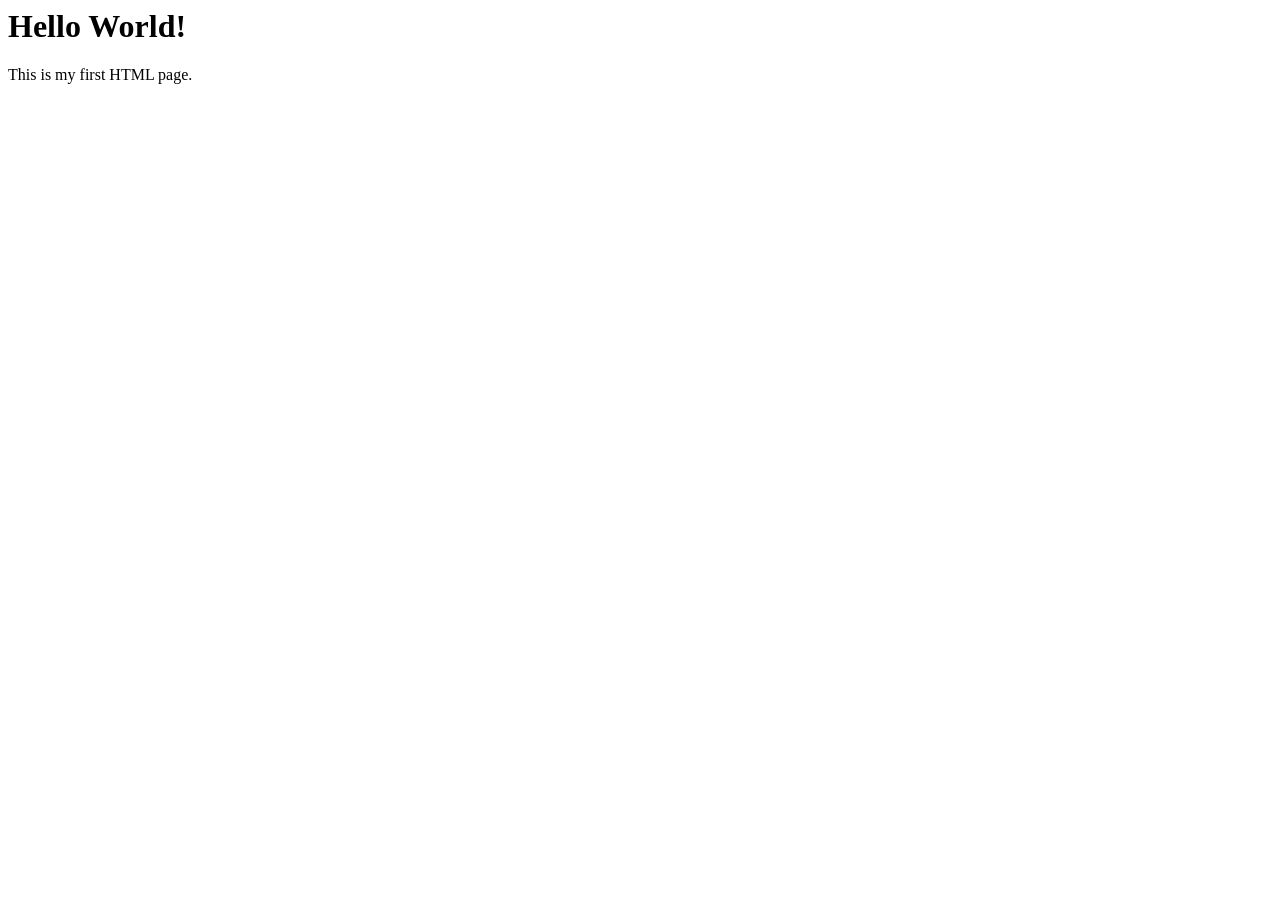
<file: index.html>
<html lang="en">
<head>
    <meta charset="UTF-8">
    <meta name="viewport" content="width=device-width, initial-scale=1.0">
    <title>Document</title>
</head>
<body>
<body>
    <h1>Hello World!</h1>
    <p>This is my first HTML page.</p>
</body>
</body>
</html>
</file>
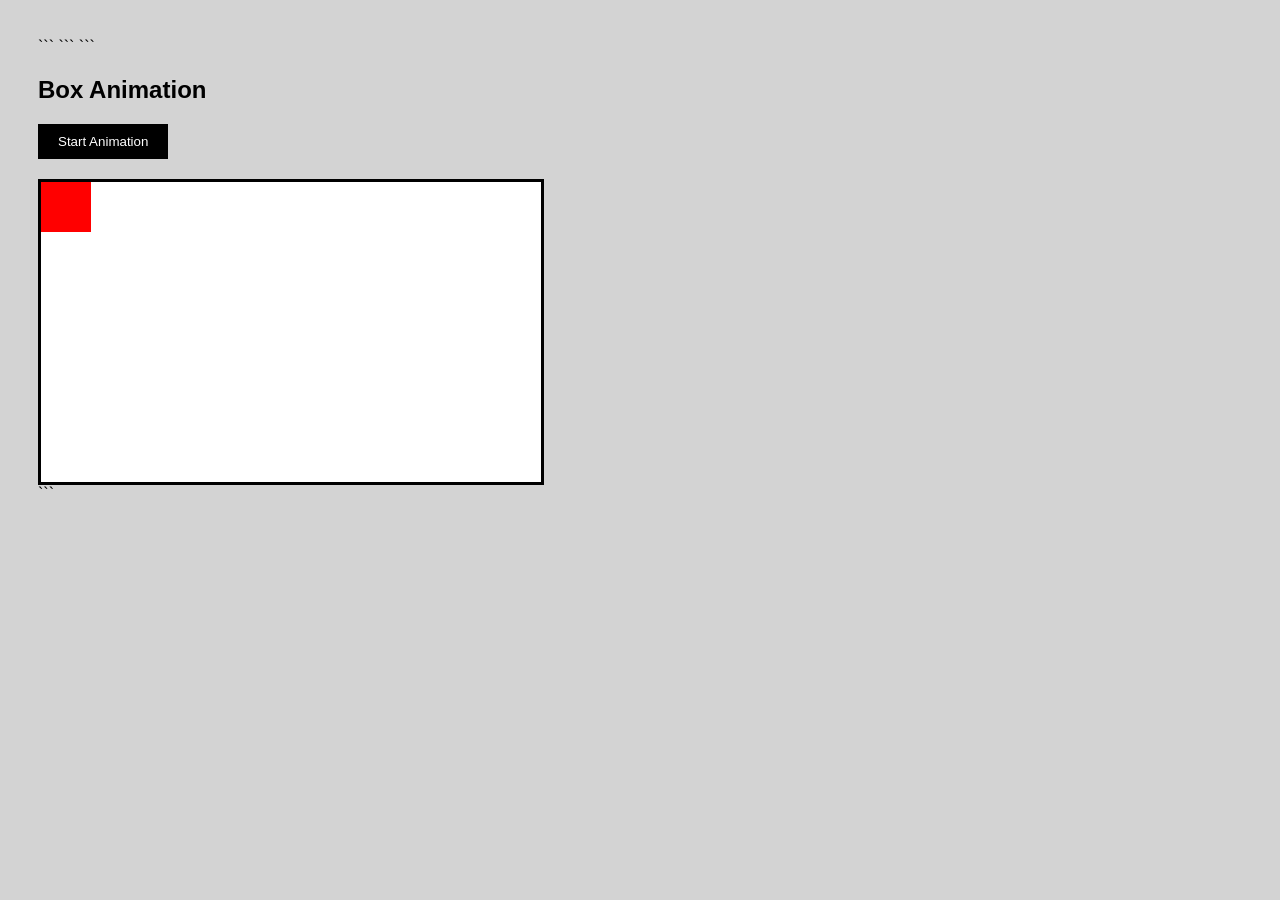
<file: week3/box animation/index.html>
<!DOCTYPE html>

<html>
<head>
    <title>jQuery Box Animation</title>

```
<link rel="stylesheet" href="style.css">

<script src="https://ajax.googleapis.com/ajax/libs/jquery/3.7.1/jquery.min.js"></script>
```

</head>

<body>

```
<h2>Box Animation</h2>

<button id="start">Start Animation</button>

<div class="container">
    <div id="box"></div>
</div>

<script src="script.js"></script>
```

</body>
</html>
</file>
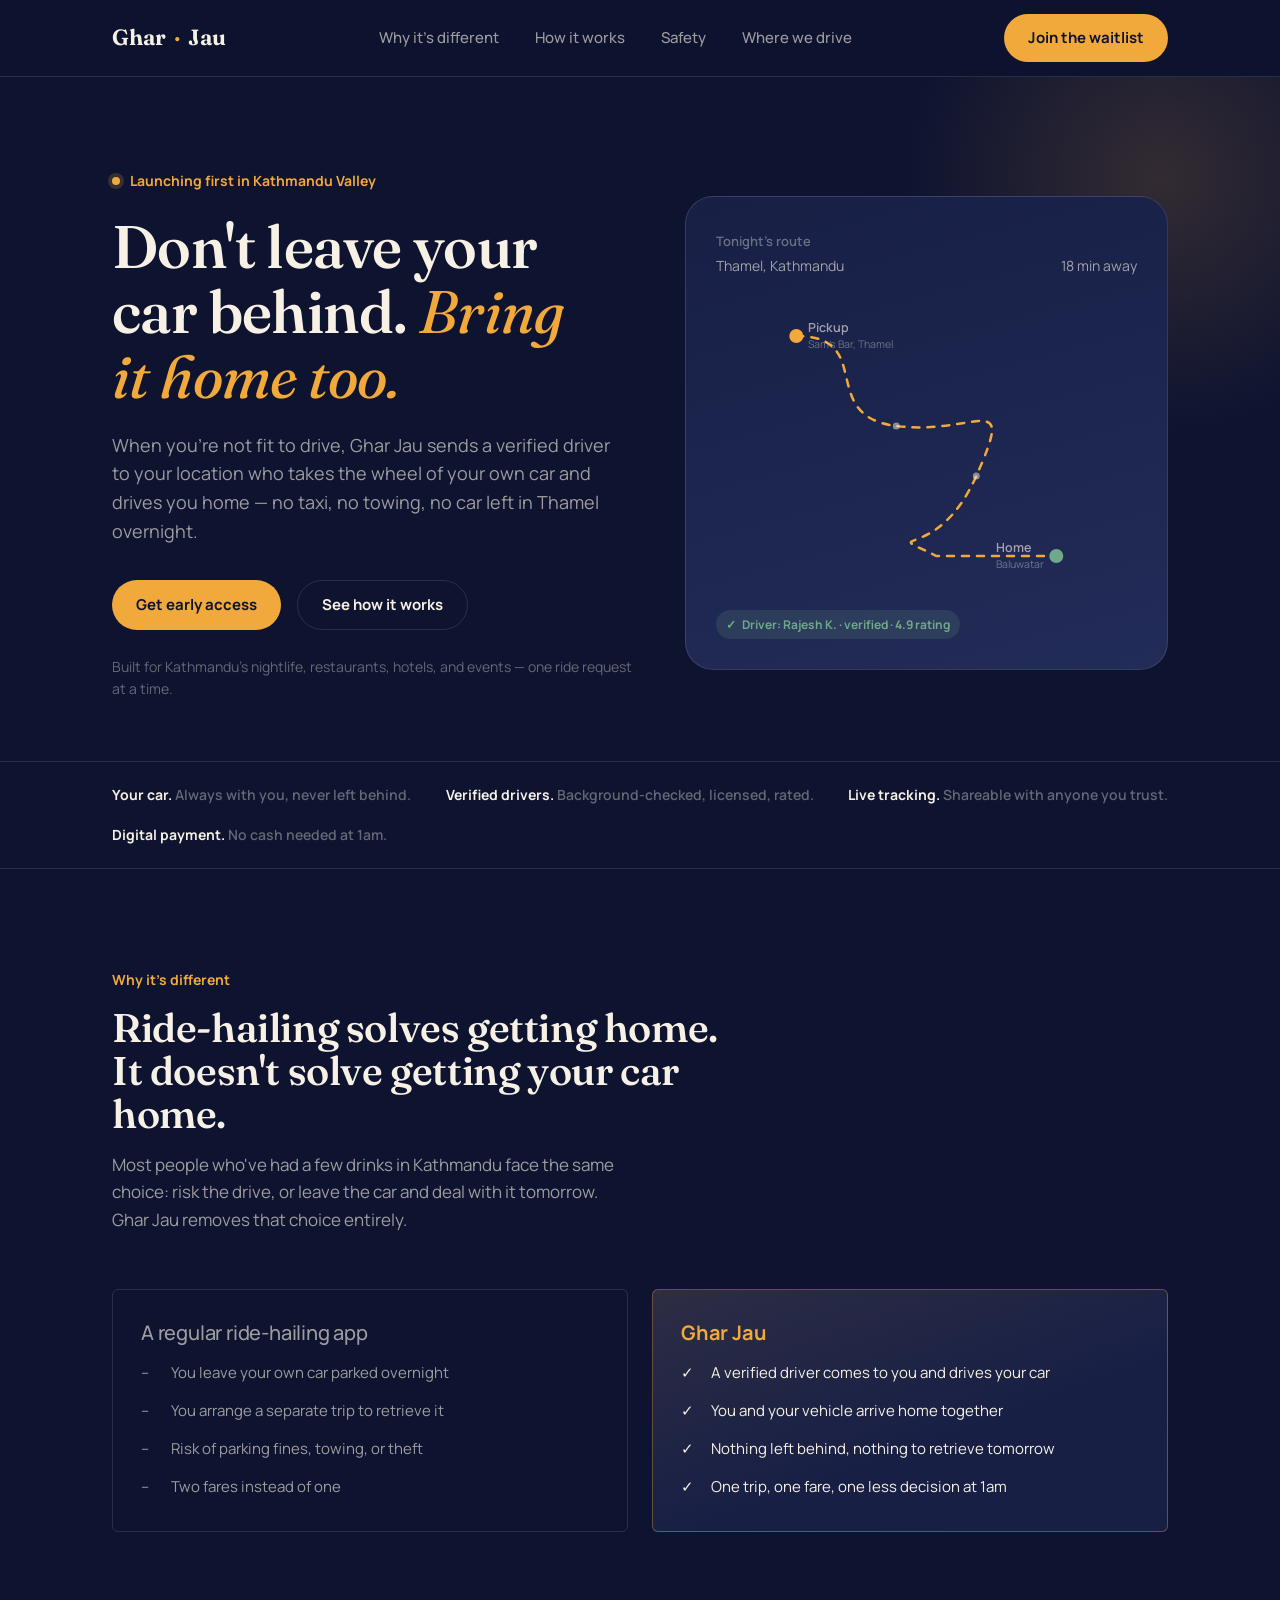
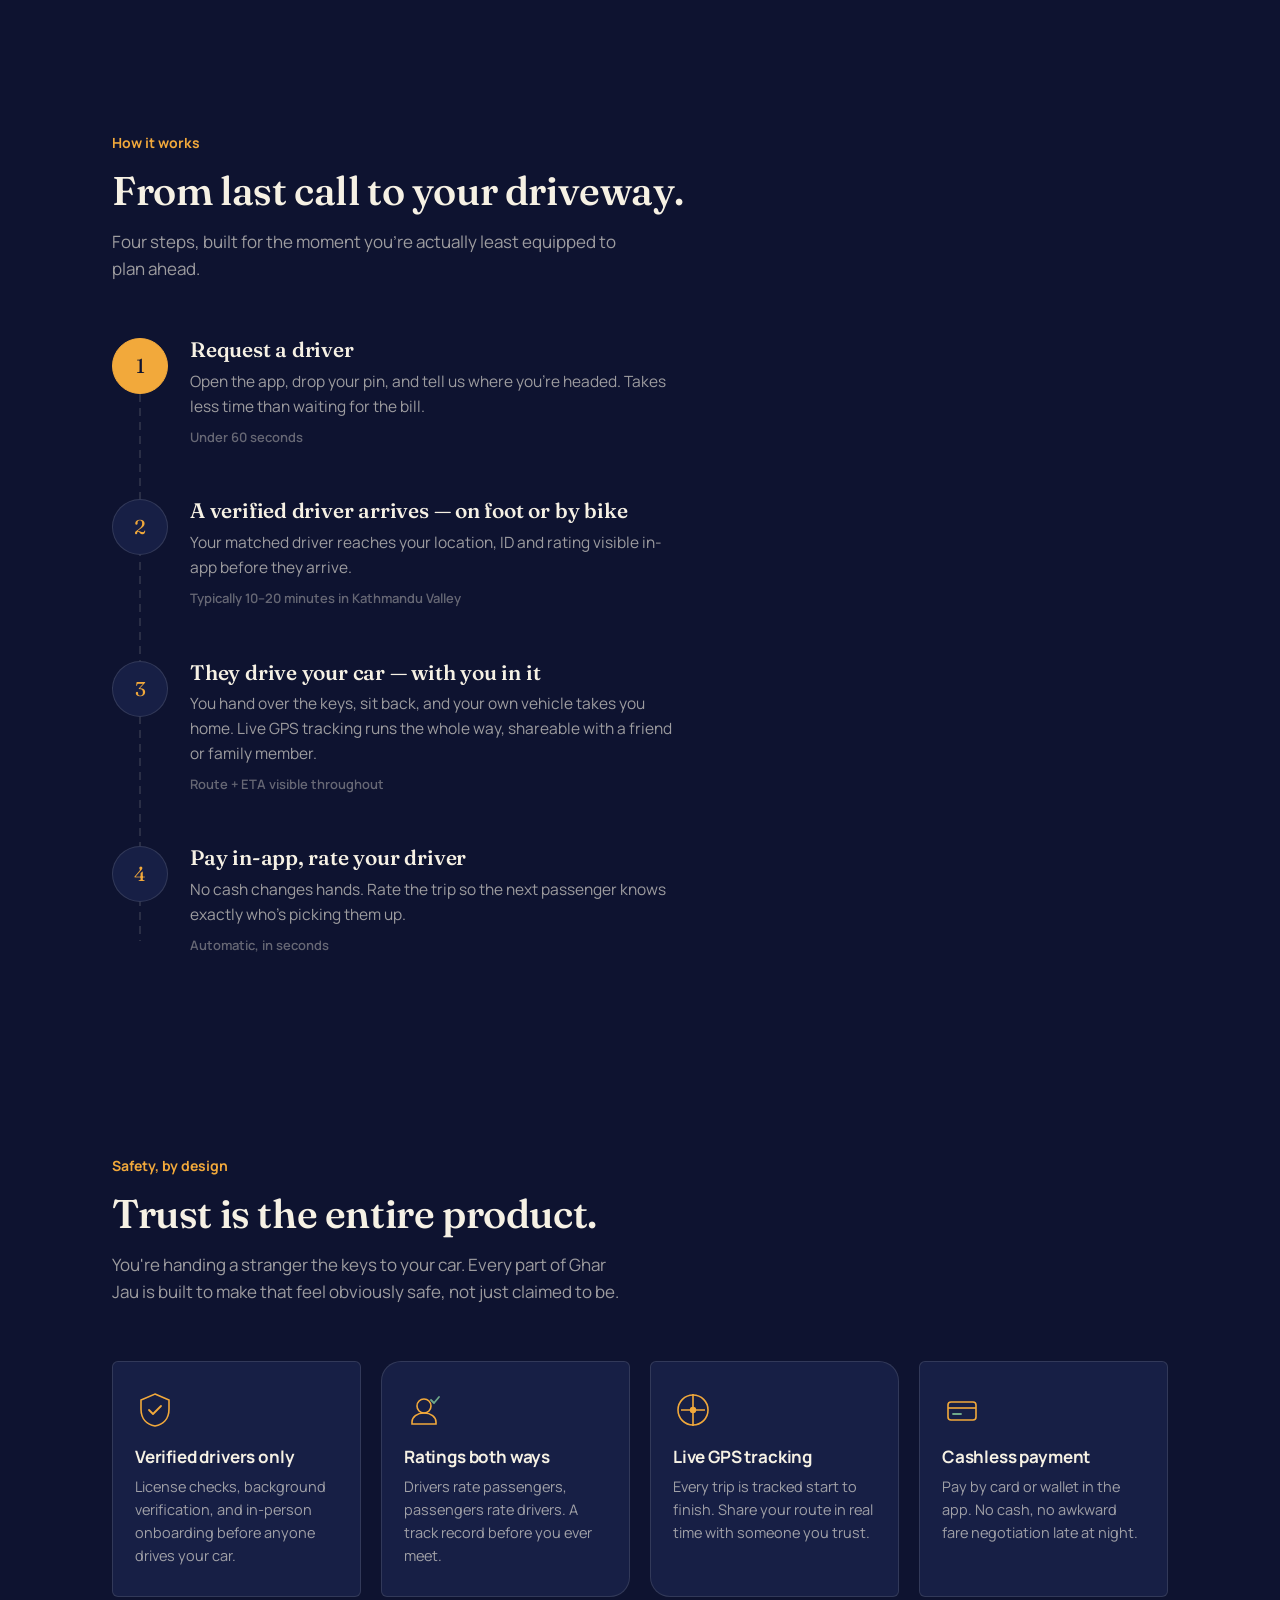
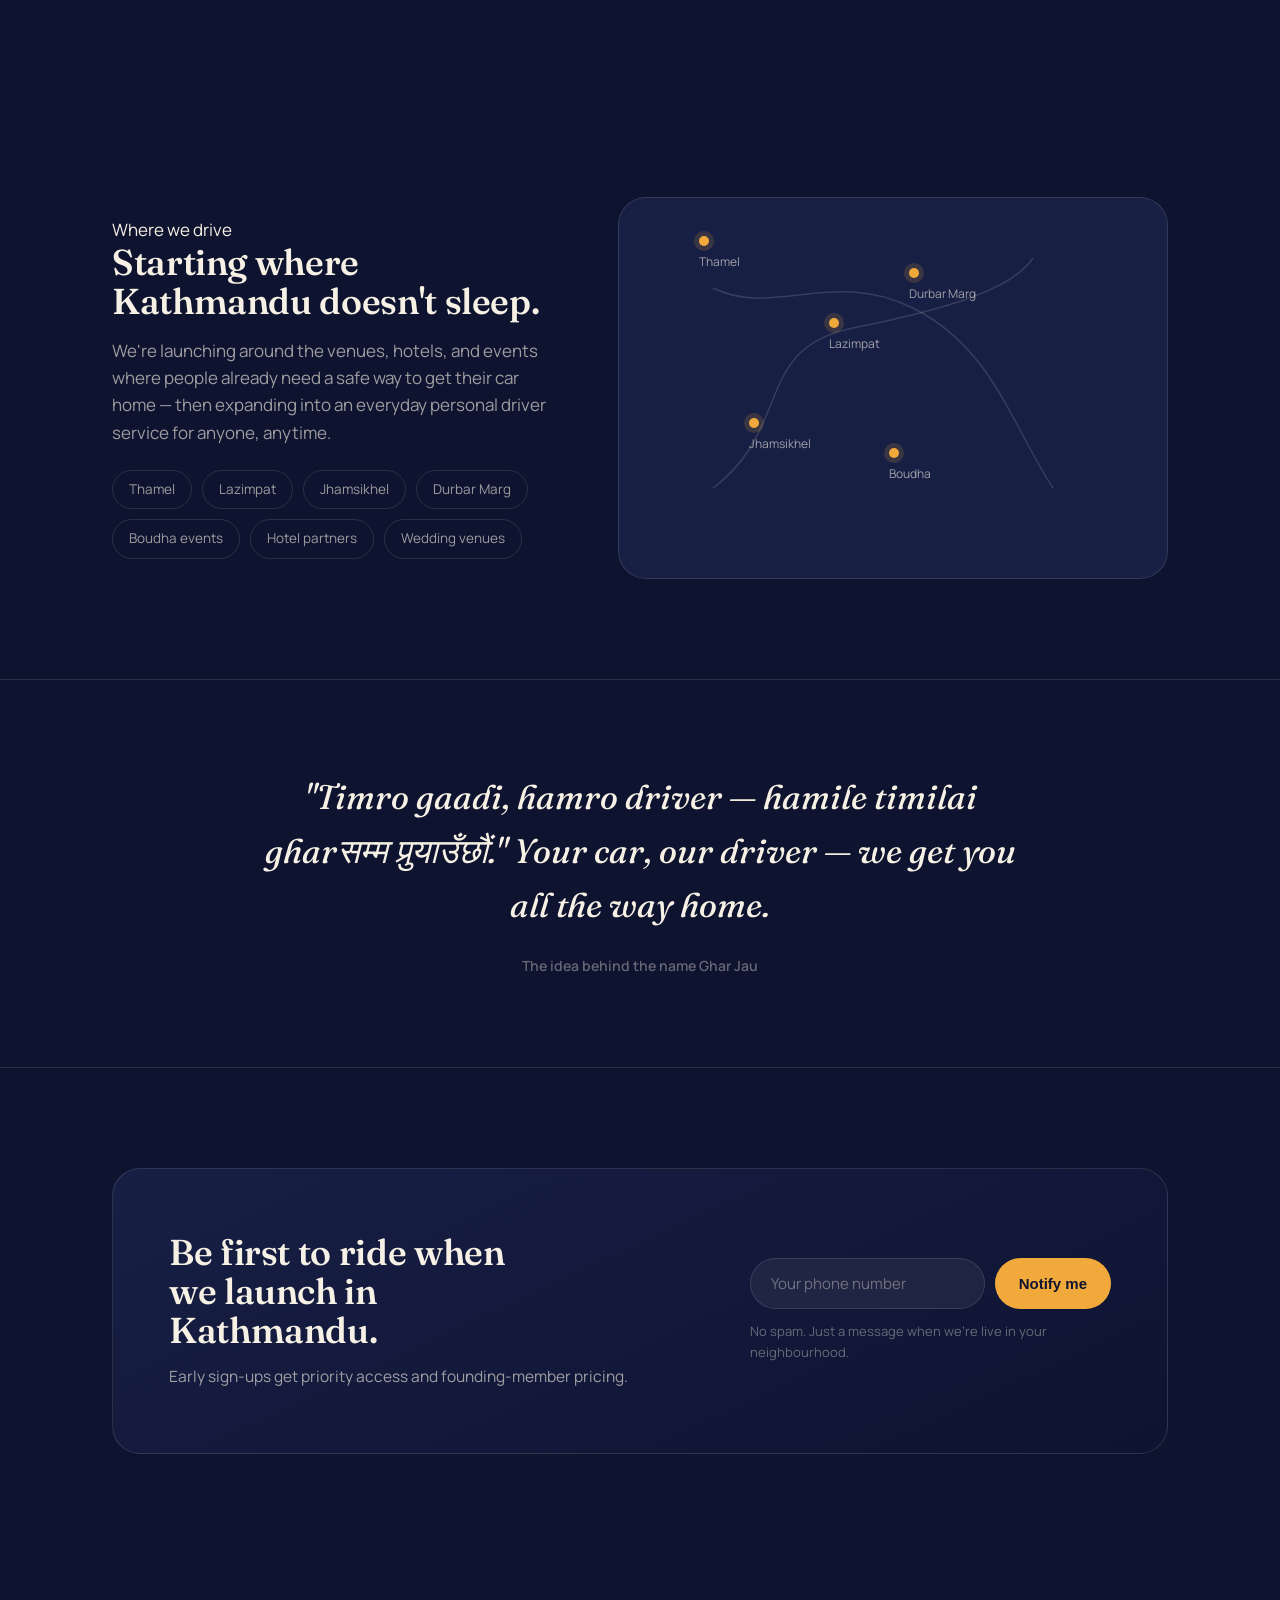
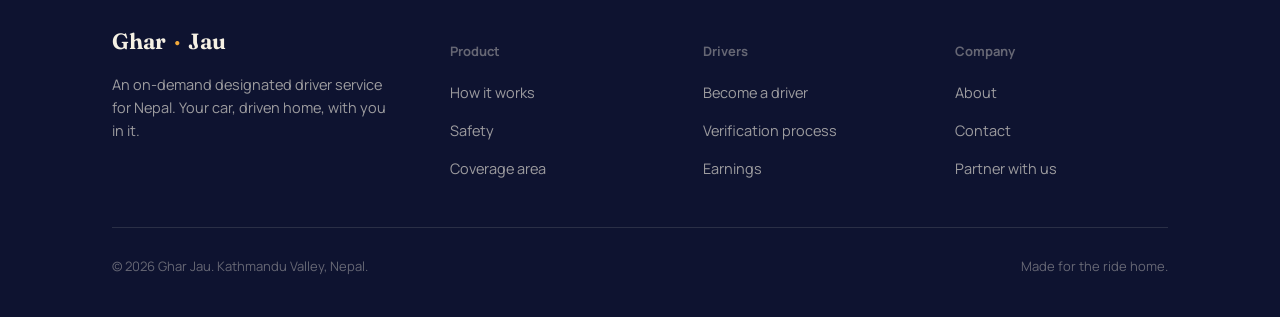
<file: ghar-jau.html>
<!DOCTYPE html>
<html lang="en">
<head>
<meta charset="UTF-8">
<meta name="viewport" content="width=device-width, initial-scale=1.0">
<title>Ghar Jau — Get home safe, with your own car</title>
<link rel="preconnect" href="https://fonts.googleapis.com">
<link href="https://fonts.googleapis.com/css2?family=Fraunces:opsz,wght@9..144,300;9..144,450;9..144,560;9..144,650&family=Manrope:wght@400;500;600;700;800&display=swap" rel="stylesheet">
<style>
  :root{
    --night: #0E1330;
    --night-2: #171F45;
    --night-3: #222c58;
    --marigold: #F2A93B;
    --marigold-dim: #c98a3e;
    --ember: #E2703A;
    --ivory: #F6F1E4;
    --mist: rgba(246,241,228,0.62);
    --mist-dim: rgba(246,241,228,0.38);
    --sage: #6FA98A;
    --sage-dim: rgba(111,169,138,0.16);
    --hair: rgba(246,241,228,0.12);
    --radius-lg: 28px;
    --radius-sm: 6px;
    --maxw: 1120px;
  }

  *{ box-sizing: border-box; }
  html{ scroll-behavior: smooth; }
  body{
    margin:0;
    background: var(--night);
    color: var(--ivory);
    font-family: 'Manrope', sans-serif;
    font-size: 17px;
    line-height: 1.6;
    -webkit-font-smoothing: antialiased;
  }
  h1,h2,h3{
    font-family: 'Fraunces', serif;
    font-weight: 560;
    line-height: 1.08;
    margin: 0;
    letter-spacing: -0.01em;
  }
  p{ margin: 0; }
  a{ color: inherit; }
  img,svg{ display:block; max-width:100%; }
  .wrap{ max-width: var(--maxw); margin: 0 auto; padding: 0 32px; }
  ::selection{ background: var(--marigold); color: var(--night); }
  :focus-visible{ outline: 2px solid var(--marigold); outline-offset: 3px; }

  @media (prefers-reduced-motion: reduce){
    *{ animation-duration: 0.001ms !important; animation-iteration-count: 1 !important; transition-duration: 0.001ms !important; scroll-behavior: auto !important; }
  }

  /* ---------- NAV ---------- */
  nav{
    position: sticky; top:0; z-index: 50;
    backdrop-filter: blur(10px);
    background: rgba(14,19,48,0.82);
    border-bottom: 1px solid var(--hair);
  }
  nav .wrap{
    display:flex; align-items:center; justify-content:space-between;
    height: 76px;
  }
  .logo{
    display:flex; align-items:baseline; gap:8px;
    font-family:'Fraunces', serif; font-size: 22px; font-weight:650;
    text-decoration:none; color: var(--ivory);
  }
  .logo .dot{ color: var(--marigold); }
  .navlinks{ display:flex; align-items:center; gap: 36px; }
  .navlinks a{
    text-decoration:none; color: var(--mist); font-size: 15px; font-weight:500;
    transition: color .18s ease;
  }
  .navlinks a:hover{ color: var(--ivory); }
  .btn{
    display:inline-flex; align-items:center; justify-content:center;
    padding: 12px 24px;
    border-radius: 100px;
    font-weight: 700; font-size: 15px;
    text-decoration:none;
    cursor:pointer; border:none;
    transition: transform .18s ease, background .18s ease, box-shadow .18s ease;
  }
  .btn-primary{
    background: var(--marigold); color: var(--night);
    box-shadow: 0 0 0 0 rgba(242,169,59,0.5);
  }
  .btn-primary:hover{ background: #ffc063; transform: translateY(-1px); box-shadow: 0 8px 24px -8px rgba(242,169,59,0.6); }
  .btn-ghost{
    background: transparent; color: var(--ivory);
    border: 1px solid var(--hair);
  }
  .btn-ghost:hover{ border-color: var(--marigold); color: var(--marigold); }

  /* ---------- HERO ---------- */
  .hero{
    position:relative;
    padding: 88px 0 60px;
    overflow: hidden;
  }
  .hero-glow{
    position:absolute; top:-180px; right:-160px; width:560px; height:560px;
    background: radial-gradient(circle, rgba(242,169,59,0.16), transparent 65%);
    pointer-events:none;
  }
  .hero-grid{
    display:grid; grid-template-columns: 1.05fr 0.95fr; gap: 40px; align-items:center;
    position:relative;
  }
  .kicker{
    display:inline-flex; align-items:center; gap:10px;
    color: var(--marigold); font-weight:700; font-size: 14px;
    margin-bottom: 22px;
  }
  .kicker::before{
    content:''; width:8px; height:8px; border-radius:50%;
    background: var(--marigold);
    box-shadow: 0 0 0 4px rgba(242,169,59,0.18);
  }
  h1.headline{
    font-size: clamp(38px, 5vw, 60px);
    max-width: 12ch;
  }
  h1.headline em{
    font-style: italic; color: var(--marigold); font-weight: 450;
  }
  .hero-sub{
    margin-top: 22px;
    font-size: 18px;
    color: var(--mist);
    max-width: 46ch;
  }
  .hero-actions{ display:flex; gap:16px; margin-top: 34px; flex-wrap:wrap; }
  .hero-note{
    margin-top: 26px; font-size: 14px; color: var(--mist-dim);
  }

  /* route illustration */
  .route-card{
    position:relative;
    background: linear-gradient(165deg, var(--night-2), var(--night-3));
    border: 1px solid var(--hair);
    border-radius: var(--radius-lg);
    padding: 34px 30px 30px;
    min-height: 420px;
  }
  .route-card .cap{
    font-size:13px; color: var(--mist-dim); font-weight:600; margin-bottom: 4px;
  }
  .route-card .pair{
    display:flex; justify-content:space-between; font-size: 14px; color: var(--mist);
    margin-bottom: 18px;
  }
  .route-svg{ width:100%; height: 300px; }
  .route-path{
    fill:none; stroke: var(--marigold); stroke-width:2.5; stroke-dasharray: 7 8;
    stroke-linecap: round;
    stroke-dashoffset: 0;
    animation: dash 22s linear infinite;
  }
  @keyframes dash{ to{ stroke-dashoffset: -300; } }
  .pin-label{ font-family:'Manrope',sans-serif; font-size: 12.5px; fill: var(--mist); font-weight:600; }
  .pin-sub{ font-family:'Manrope',sans-serif; font-size: 10.5px; fill: var(--mist-dim); }

  /* ---------- MARQUEE STRIP ---------- */
  .strip{
    border-top: 1px solid var(--hair);
    border-bottom: 1px solid var(--hair);
    padding: 22px 0;
  }
  .strip .wrap{
    display:flex; justify-content:space-between; flex-wrap:wrap; gap: 18px;
  }
  .strip-item{
    font-size: 14px; color: var(--mist-dim); font-weight:600;
  }
  .strip-item b{ color: var(--ivory); font-weight:700; }

  /* ---------- SECTION HEADS ---------- */
  section{ padding: 100px 0; }
  .section-head{ max-width: 640px; margin-bottom: 56px; }
  .section-head .tag{
    color: var(--marigold); font-weight:700; font-size:14px; margin-bottom: 14px; display:block;
  }
  .section-head h2{ font-size: clamp(28px, 3.4vw, 40px); }
  .section-head p{ margin-top: 16px; color: var(--mist); font-size: 17px; max-width: 52ch; }

  /* ---------- DIFFERENCE (comparison) ---------- */
  .compare{
    display:grid; grid-template-columns: 1fr 1fr; gap: 24px;
  }
  .compare-card{
    border-radius: var(--radius-sm);
    padding: 32px 28px;
    border: 1px solid var(--hair);
  }
  .compare-card.old{ background: transparent; }
  .compare-card.new{
    background: linear-gradient(160deg, rgba(242,169,59,0.1), transparent 60%), var(--night-2);
    border-color: rgba(242,169,59,0.35);
  }
  .compare-card h3{ font-size: 20px; margin-bottom: 18px; color: var(--mist); font-weight:500; font-family:'Manrope',sans-serif; }
  .compare-card.new h3{ color: var(--marigold); font-weight:700; }
  .compare-list{ list-style:none; margin:0; padding:0; display:flex; flex-direction:column; gap:14px; }
  .compare-list li{
    display:flex; gap: 12px; font-size:15px; color: var(--mist);
  }
  .compare-card.new .compare-list li{ color: var(--ivory); }
  .mark{ flex-shrink:0; width:18px; }

  /* ---------- HOW IT WORKS — route timeline ---------- */
  .timeline{
    position:relative;
    display:flex; flex-direction:column; gap: 0;
  }
  .timeline::before{
    content:'';
    position:absolute; left: 27px; top: 14px; bottom: 14px; width: 2px;
    background-image: linear-gradient(var(--hair) 60%, transparent 0%);
    background-size: 2px 14px;
    background-repeat: repeat-y;
  }
  .tl-step{
    position:relative; display:grid; grid-template-columns: 56px 1fr; gap: 22px;
    padding-bottom: 52px;
  }
  .tl-step:last-child{ padding-bottom:0; }
  .tl-node{
    width: 56px; height:56px; border-radius:50%;
    background: var(--night-2); border: 1px solid var(--hair);
    display:flex; align-items:center; justify-content:center;
    font-family:'Fraunces',serif; font-size:20px; color: var(--marigold);
    z-index:1;
  }
  .tl-step.active .tl-node{
    background: var(--marigold); color: var(--night); border-color: var(--marigold);
  }
  .tl-body h3{ font-size: 21px; margin-bottom:8px; }
  .tl-body p{ color: var(--mist); font-size:15.5px; max-width: 54ch; }
  .tl-time{ font-size: 13px; color: var(--mist-dim); margin-top:8px; font-weight:600; }

  /* ---------- TRUST GRID ---------- */
  .trust-grid{
    display:grid; grid-template-columns: repeat(4, 1fr); gap: 20px;
  }
  .trust-card{
    padding: 28px 22px;
    border: 1px solid var(--hair);
    border-radius: var(--radius-sm);
    background: var(--night-2);
  }
  .trust-card:nth-child(2){ border-radius: 20px 6px 20px 6px; }
  .trust-card:nth-child(3){ border-radius: 6px 20px 6px 20px; }
  .trust-icon{
    width: 40px; height:40px; margin-bottom: 18px;
  }
  .trust-card h3{ font-size:17px; font-weight:700; font-family:'Manrope',sans-serif; margin-bottom:8px; }
  .trust-card p{ color: var(--mist); font-size: 14.5px; }
  .badge-sage{
    display:inline-flex; align-items:center; gap:6px;
    background: var(--sage-dim); color: var(--sage);
    font-size:12px; font-weight:700; padding: 5px 10px; border-radius: 100px;
    margin-top:14px;
  }
  .badge-sage::before{ content:'✓'; }

  /* ---------- COVERAGE ---------- */
  .coverage{
    display:grid; grid-template-columns: 0.9fr 1.1fr; gap: 56px; align-items:center;
  }
  .coverage-tags{ display:flex; flex-wrap:wrap; gap:10px; margin-top: 24px; }
  .ctag{
    border:1px solid var(--hair); padding: 8px 16px; border-radius:100px;
    font-size: 13.5px; color: var(--mist);
  }
  .map-card{
    border: 1px solid var(--hair); border-radius: var(--radius-lg);
    background: var(--night-2);
    padding: 30px;
    position:relative;
    min-height: 380px;
  }
  .map-pin{ position:absolute; }
  .map-pin .pt{
    width:10px; height:10px; border-radius:50%; background: var(--marigold);
    box-shadow: 0 0 0 5px rgba(242,169,59,0.16);
  }
  .map-pin span{
    display:block; font-size: 12px; color: var(--mist); margin-top:6px; white-space:nowrap;
  }

  /* ---------- QUOTE ---------- */
  .quote-band{
    border-top: 1px solid var(--hair); border-bottom: 1px solid var(--hair);
    padding: 90px 0;
  }
  .quote-band blockquote{
    font-family:'Fraunces',serif; font-weight:450; font-style:italic;
    font-size: clamp(24px, 3vw, 34px);
    max-width: 780px; margin: 0 auto; text-align:center;
    color: var(--ivory);
  }
  .quote-band cite{
    display:block; margin-top: 22px; text-align:center;
    font-style:normal; font-size: 14px; color: var(--mist-dim); font-weight:600;
  }

  /* ---------- CTA ---------- */
  .cta-band{
    background: linear-gradient(155deg, var(--night-2), var(--night));
    border: 1px solid var(--hair);
    border-radius: var(--radius-lg);
    padding: 64px 56px;
    display:grid; grid-template-columns: 1.2fr 0.8fr; gap: 40px; align-items:center;
    margin: 0 32px;
    max-width: calc(var(--maxw) - 64px);
    margin-left:auto; margin-right:auto;
  }
  .cta-band h2{ font-size: clamp(26px,3vw,36px); max-width: 14ch; }
  .cta-form{
    display:flex; gap:10px; flex-wrap:wrap;
  }
  .cta-form input{
    flex:1; min-width:200px;
    background: rgba(246,241,228,0.06);
    border: 1px solid var(--hair);
    border-radius: 100px;
    padding: 14px 20px;
    color: var(--ivory); font-family:'Manrope',sans-serif; font-size: 15px;
  }
  .cta-form input::placeholder{ color: var(--mist-dim); }
  .cta-form input:focus{ outline:2px solid var(--marigold); outline-offset:2px; }
  .cta-form-note{ font-size:13px; color: var(--mist-dim); margin-top:12px; }
  .form-success{ display:none; color: var(--sage); font-weight:700; font-size:15px; }

  /* ---------- FOOTER ---------- */
  footer{ padding: 70px 0 40px; }
  .foot-grid{
    display:grid; grid-template-columns: 1.4fr 1fr 1fr 1fr; gap: 40px;
    padding-bottom: 46px; border-bottom: 1px solid var(--hair);
  }
  .foot-brand p{ color: var(--mist); font-size:14.5px; margin-top:14px; max-width:32ch; }
  .foot-col h4{
    font-size: 13px; color: var(--mist-dim); font-weight:700; margin-bottom:16px;
  }
  .foot-col ul{ list-style:none; padding:0; margin:0; display:flex; flex-direction:column; gap:11px; }
  .foot-col a{ text-decoration:none; color: var(--mist); font-size:14.5px; transition:color .18s ease; }
  .foot-col a:hover{ color: var(--marigold); }
  .foot-bottom{
    display:flex; justify-content:space-between; align-items:center; padding-top: 28px;
    font-size: 13px; color: var(--mist-dim); flex-wrap:wrap; gap:12px;
  }

  /* ---------- RESPONSIVE ---------- */
  @media (max-width: 880px){
    .wrap{ padding: 0 22px; }
    .navlinks{ display:none; }
    .hero-grid{ grid-template-columns: 1fr; }
    .route-card{ order:-1; }
    .compare{ grid-template-columns: 1fr; }
    .trust-grid{ grid-template-columns: 1fr 1fr; }
    .coverage{ grid-template-columns: 1fr; }
    .cta-band{ grid-template-columns: 1fr; padding: 44px 28px; margin: 0 16px; }
    .foot-grid{ grid-template-columns: 1fr 1fr; }
    section{ padding: 70px 0; }
  }
  @media (max-width: 520px){
    .trust-grid{ grid-template-columns: 1fr; }
    .foot-grid{ grid-template-columns: 1fr; gap: 30px; }
    .strip .wrap{ flex-direction:column; }
  }
</style>
</head>
<body>

<nav>
  <div class="wrap">
    <a href="#top" class="logo">Ghar<span class="dot">·</span>Jau</a>
    <div class="navlinks">
      <a href="#difference">Why it's different</a>
      <a href="#how">How it works</a>
      <a href="#trust">Safety</a>
      <a href="#coverage">Where we drive</a>
    </div>
    <a href="#waitlist" class="btn btn-primary">Join the waitlist</a>
  </div>
</nav>

<header class="hero" id="top">
  <div class="hero-glow"></div>
  <div class="wrap hero-grid">
    <div>
      <span class="kicker">Launching first in Kathmandu Valley</span>
      <h1 class="headline">Don't leave your car behind. <em>Bring it home too.</em></h1>
      <p class="hero-sub">When you're not fit to drive, Ghar Jau sends a verified driver to your location who takes the wheel of your own car and drives you home — no taxi, no towing, no car left in Thamel overnight.</p>
      <div class="hero-actions">
        <a href="#waitlist" class="btn btn-primary">Get early access</a>
        <a href="#how" class="btn btn-ghost">See how it works</a>
      </div>
      <p class="hero-note">Built for Kathmandu's nightlife, restaurants, hotels, and events — one ride request at a time.</p>
    </div>

    <div class="route-card">
      <div class="cap">Tonight's route</div>
      <div class="pair"><span>Thamel, Kathmandu</span><span>18 min away</span></div>
      <svg class="route-svg" viewBox="0 0 340 300" fill="none">
        <path class="route-path" d="M40 40 C 120 40, 60 120, 140 130 S 260 90, 220 180 S 120 230, 180 260 L 300 260" />
        <circle cx="40" cy="40" r="7" fill="#F2A93B"/>
        <circle cx="300" cy="260" r="7" fill="#6FA98A"/>
        <circle cx="140" cy="130" r="3.5" fill="#F6F1E4" opacity="0.5"/>
        <circle cx="220" cy="180" r="3.5" fill="#F6F1E4" opacity="0.5"/>
        <text x="52" y="36" class="pin-label">Pickup</text>
        <text x="52" y="52" class="pin-sub">Sam's Bar, Thamel</text>
        <text x="240" y="256" class="pin-label">Home</text>
        <text x="240" y="272" class="pin-sub">Baluwatar</text>
      </svg>
      <div class="badge-sage">Driver: Rajesh K. · verified · 4.9 rating</div>
    </div>
  </div>
</header>

<div class="strip">
  <div class="wrap">
    <div class="strip-item"><b>Your car.</b> Always with you, never left behind.</div>
    <div class="strip-item"><b>Verified drivers.</b> Background-checked, licensed, rated.</div>
    <div class="strip-item"><b>Live tracking.</b> Shareable with anyone you trust.</div>
    <div class="strip-item"><b>Digital payment.</b> No cash needed at 1am.</div>
  </div>
</div>

<section id="difference">
  <div class="wrap">
    <div class="section-head">
      <span class="tag">Why it's different</span>
      <h2>Ride-hailing solves getting home. It doesn't solve getting your car home.</h2>
      <p>Most people who've had a few drinks in Kathmandu face the same choice: risk the drive, or leave the car and deal with it tomorrow. Ghar Jau removes that choice entirely.</p>
    </div>
    <div class="compare">
      <div class="compare-card old">
        <h3>A regular ride-hailing app</h3>
        <ul class="compare-list">
          <li><span class="mark">–</span> You leave your own car parked overnight</li>
          <li><span class="mark">–</span> You arrange a separate trip to retrieve it</li>
          <li><span class="mark">–</span> Risk of parking fines, towing, or theft</li>
          <li><span class="mark">–</span> Two fares instead of one</li>
        </ul>
      </div>
      <div class="compare-card new">
        <h3>Ghar Jau</h3>
        <ul class="compare-list">
          <li><span class="mark">✓</span> A verified driver comes to you and drives your car</li>
          <li><span class="mark">✓</span> You and your vehicle arrive home together</li>
          <li><span class="mark">✓</span> Nothing left behind, nothing to retrieve tomorrow</li>
          <li><span class="mark">✓</span> One trip, one fare, one less decision at 1am</li>
        </ul>
      </div>
    </div>
  </div>
</section>

<section id="how">
  <div class="wrap">
    <div class="section-head">
      <span class="tag">How it works</span>
      <h2>From last call to your driveway.</h2>
      <p>Four steps, built for the moment you're actually least equipped to plan ahead.</p>
    </div>
    <div class="timeline">
      <div class="tl-step active">
        <div class="tl-node">1</div>
        <div class="tl-body">
          <h3>Request a driver</h3>
          <p>Open the app, drop your pin, and tell us where you're headed. Takes less time than waiting for the bill.</p>
          <div class="tl-time">Under 60 seconds</div>
        </div>
      </div>
      <div class="tl-step">
        <div class="tl-node">2</div>
        <div class="tl-body">
          <h3>A verified driver arrives — on foot or by bike</h3>
          <p>Your matched driver reaches your location, ID and rating visible in-app before they arrive.</p>
          <div class="tl-time">Typically 10–20 minutes in Kathmandu Valley</div>
        </div>
      </div>
      <div class="tl-step">
        <div class="tl-node">3</div>
        <div class="tl-body">
          <h3>They drive your car — with you in it</h3>
          <p>You hand over the keys, sit back, and your own vehicle takes you home. Live GPS tracking runs the whole way, shareable with a friend or family member.</p>
          <div class="tl-time">Route + ETA visible throughout</div>
        </div>
      </div>
      <div class="tl-step">
        <div class="tl-node">4</div>
        <div class="tl-body">
          <h3>Pay in-app, rate your driver</h3>
          <p>No cash changes hands. Rate the trip so the next passenger knows exactly who's picking them up.</p>
          <div class="tl-time">Automatic, in seconds</div>
        </div>
      </div>
    </div>
  </div>
</section>

<section id="trust">
  <div class="wrap">
    <div class="section-head">
      <span class="tag">Safety, by design</span>
      <h2>Trust is the entire product.</h2>
      <p>You're handing a stranger the keys to your car. Every part of Ghar Jau is built to make that feel obviously safe, not just claimed to be.</p>
    </div>
    <div class="trust-grid">
      <div class="trust-card">
        <svg class="trust-icon" viewBox="0 0 40 40" fill="none"><path d="M20 4 34 10v9c0 10-6 15.5-14 17-8-1.5-14-7-14-17v-9L20 4Z" stroke="#F2A93B" stroke-width="1.6"/><path d="M14 20l4 4 8-8" stroke="#F2A93B" stroke-width="1.8" stroke-linecap="round" stroke-linejoin="round"/></svg>
        <h3>Verified drivers only</h3>
        <p>License checks, background verification, and in-person onboarding before anyone drives your car.</p>
      </div>
      <div class="trust-card">
        <svg class="trust-icon" viewBox="0 0 40 40" fill="none"><circle cx="20" cy="16" r="7" stroke="#F2A93B" stroke-width="1.6"/><path d="M20 23c-7 0-12 4-12 9v2h24v-2c0-5-5-9-12-9Z" stroke="#F2A93B" stroke-width="1.6"/><path d="M27 10l3 3 5-6" stroke="#6FA98A" stroke-width="1.8" stroke-linecap="round" stroke-linejoin="round"/></svg>
        <h3>Ratings both ways</h3>
        <p>Drivers rate passengers, passengers rate drivers. A track record before you ever meet.</p>
      </div>
      <div class="trust-card">
        <svg class="trust-icon" viewBox="0 0 40 40" fill="none"><path d="M20 4v32M8 20h24" stroke="#F2A93B" stroke-width="1.6"/><circle cx="20" cy="20" r="15" stroke="#F2A93B" stroke-width="1.6"/><circle cx="20" cy="20" r="3.2" fill="#F2A93B"/></svg>
        <h3>Live GPS tracking</h3>
        <p>Every trip is tracked start to finish. Share your route in real time with someone you trust.</p>
      </div>
      <div class="trust-card">
        <svg class="trust-icon" viewBox="0 0 40 40" fill="none"><rect x="6" y="12" width="28" height="18" rx="3" stroke="#F2A93B" stroke-width="1.6"/><path d="M6 18h28" stroke="#F2A93B" stroke-width="1.6"/><path d="M11 24h8" stroke="#6FA98A" stroke-width="1.8" stroke-linecap="round"/></svg>
        <h3>Cashless payment</h3>
        <p>Pay by card or wallet in the app. No cash, no awkward fare negotiation late at night.</p>
      </div>
    </div>
  </div>
</section>

<section id="coverage">
  <div class="wrap coverage">
    <div>
      <span class="tag">Where we drive</span>
      <h2 style="font-size: clamp(26px,3vw,36px); margin-bottom:16px;">Starting where Kathmandu doesn't sleep.</h2>
      <p style="color:var(--mist); font-size:17px;">We're launching around the venues, hotels, and events where people already need a safe way to get their car home — then expanding into an everyday personal driver service for anyone, anytime.</p>
      <div class="coverage-tags">
        <span class="ctag">Thamel</span>
        <span class="ctag">Lazimpat</span>
        <span class="ctag">Jhamsikhel</span>
        <span class="ctag">Durbar Marg</span>
        <span class="ctag">Boudha events</span>
        <span class="ctag">Hotel partners</span>
        <span class="ctag">Wedding venues</span>
      </div>
    </div>
    <div class="map-card">
      <svg width="100%" height="320" viewBox="0 0 400 320">
        <path d="M20 260 C 100 200, 60 120, 160 100 S 320 60, 340 30" stroke="rgba(246,241,228,0.14)" stroke-width="1.5" fill="none"/>
        <path d="M20 60 C 80 90, 140 40, 220 80 S 320 200, 360 260" stroke="rgba(246,241,228,0.14)" stroke-width="1.5" fill="none"/>
      </svg>
      <div class="map-pin" style="top:38px; left:80px;"><div class="pt"></div><span>Thamel</span></div>
      <div class="map-pin" style="top:120px; left:210px;"><div class="pt"></div><span>Lazimpat</span></div>
      <div class="map-pin" style="top:70px; left:290px;"><div class="pt"></div><span>Durbar Marg</span></div>
      <div class="map-pin" style="top:220px; left:130px;"><div class="pt"></div><span>Jhamsikhel</span></div>
      <div class="map-pin" style="top:250px; left:270px;"><div class="pt"></div><span>Boudha</span></div>
    </div>
  </div>
</section>

<div class="quote-band">
  <div class="wrap">
    <blockquote>"Timro gaadi, hamro driver — hamile timilai gharसम्म पुर्‍याउँछौं." Your car, our driver — we get you all the way home.</blockquote>
    <cite>The idea behind the name Ghar Jau</cite>
  </div>
</div>

<section id="waitlist">
  <div class="cta-band wrap">
    <div>
      <h2>Be first to ride when we launch in Kathmandu.</h2>
      <p style="color:var(--mist); margin-top:14px; font-size:15.5px;">Early sign-ups get priority access and founding-member pricing.</p>
    </div>
    <div>
      <form class="cta-form" onsubmit="event.preventDefault(); this.querySelector('button').style.display='none'; this.querySelector('input').style.display='none'; this.nextElementSibling.style.display='block';">
        <input type="tel" placeholder="Your phone number" required>
        <button type="submit" class="btn btn-primary">Notify me</button>
      </form>
      <p class="form-success">You're on the list — dhanyabad!</p>
      <p class="cta-form-note">No spam. Just a message when we're live in your neighbourhood.</p>
    </div>
  </div>
</section>

<footer>
  <div class="wrap">
    <div class="foot-grid">
      <div class="foot-brand">
        <a href="#top" class="logo">Ghar<span class="dot">·</span>Jau</a>
        <p>An on-demand designated driver service for Nepal. Your car, driven home, with you in it.</p>
      </div>
      <div class="foot-col">
        <h4>Product</h4>
        <ul>
          <li><a href="#how">How it works</a></li>
          <li><a href="#trust">Safety</a></li>
          <li><a href="#coverage">Coverage area</a></li>
        </ul>
      </div>
      <div class="foot-col">
        <h4>Drivers</h4>
        <ul>
          <li><a href="#">Become a driver</a></li>
          <li><a href="#">Verification process</a></li>
          <li><a href="#">Earnings</a></li>
        </ul>
      </div>
      <div class="foot-col">
        <h4>Company</h4>
        <ul>
          <li><a href="#">About</a></li>
          <li><a href="#">Contact</a></li>
          <li><a href="#">Partner with us</a></li>
        </ul>
      </div>
    </div>
    <div class="foot-bottom">
      <span>© 2026 Ghar Jau. Kathmandu Valley, Nepal.</span>
      <span>Made for the ride home.</span>
    </div>
  </div>
</footer>

</body>
</html>
</file>
<file: week3/box animation/style.css>
body {
font-family: Arial;
padding: 30px;
background-color: lightgray;
}

h2 {
color: black;
}

button {
padding: 10px 20px;
margin-bottom: 20px;
background-color: black;
color: white;
border: none;
cursor: pointer;
}

.container {
width: 500px;
height: 300px;
border: 3px solid black;
background-color: white;
position: relative;
}

#box {
width: 50px;
height: 50px;
background-color: red;
position: absolute;
top: 0;
left: 0;
}
</file>
